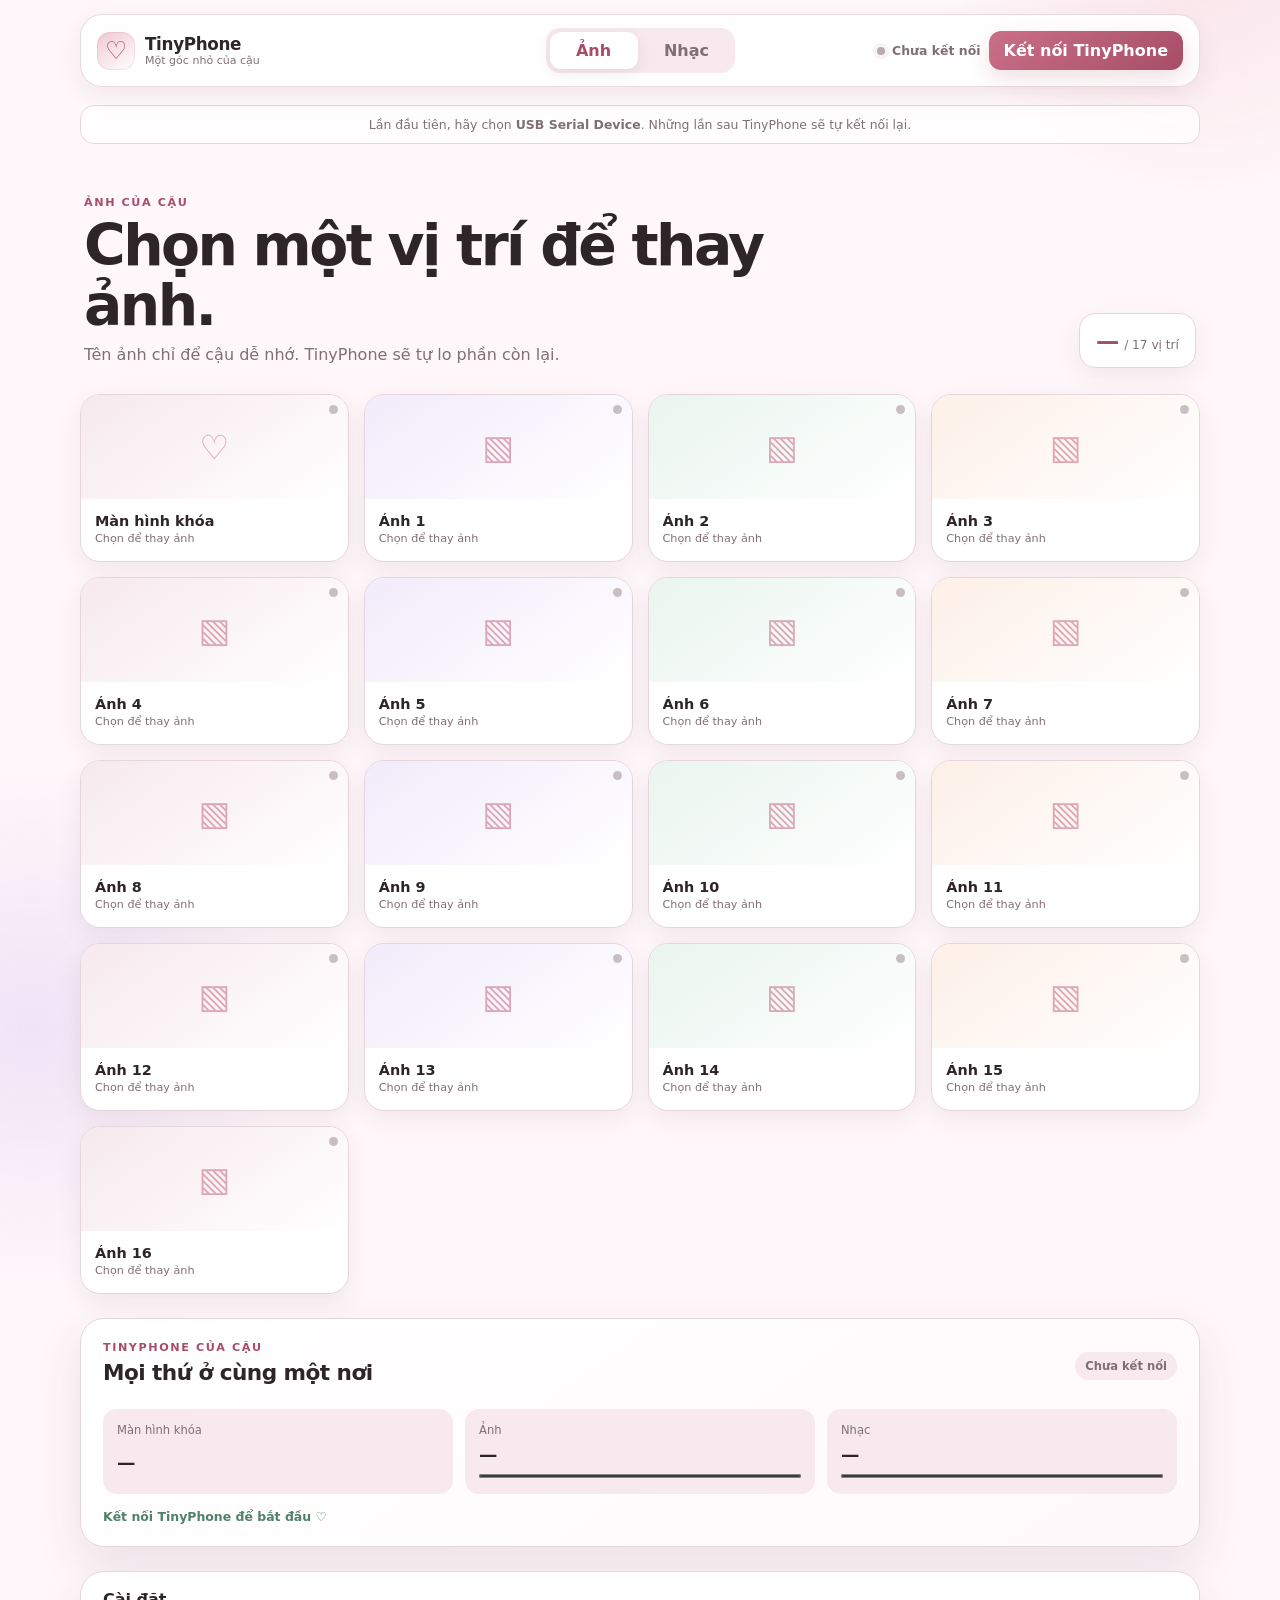
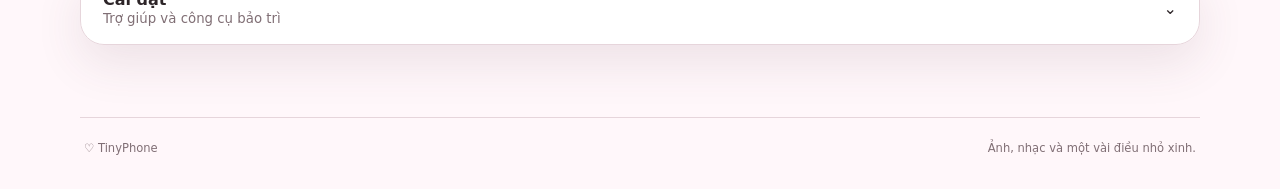
<file: index.html>
<!doctype html>
<html lang="vi">
<head>
  <meta charset="utf-8">
  <meta name="viewport" content="width=device-width, initial-scale=1">
  <meta name="theme-color" content="#fff7fa">
  <meta name="description" content="Ảnh, nhạc và những điều nhỏ xinh dành cho TinyPhone.">
  <title>TinyPhone ♡</title>
  <link rel="stylesheet" href="./styles.css">
  <script src="./app.js" defer></script>
</head>
<body>
  <div class="ambient ambient-rose" aria-hidden="true"></div>
  <div class="ambient ambient-lavender" aria-hidden="true"></div>
  <div class="page-shell">
    <header class="site-header">
      <a class="brand" href="./" aria-label="TinyPhone">
        <span class="brand-heart" aria-hidden="true">♡</span>
        <span><strong>TinyPhone</strong><small>Một góc nhỏ của cậu</small></span>
      </a>
      <nav class="main-nav" aria-label="Nội dung TinyPhone">
        <button class="tab-button is-active" type="button" role="tab" aria-selected="true" aria-controls="photos-page" id="photos-tab" data-tab="photos-page">Ảnh</button>
        <button class="tab-button" type="button" role="tab" aria-selected="false" aria-controls="music-page" id="music-tab" data-tab="music-page">Nhạc</button>
      </nav>
      <div class="connection-control" data-state="disconnected">
        <span class="serial-state" id="serial-state"><i aria-hidden="true"></i> Chưa kết nối</span>
        <button class="connect-button" id="serial-connect" type="button">Kết nối TinyPhone</button>
        <button class="quiet-button" id="serial-disconnect" type="button" disabled>Ngắt kết nối</button>
      </div>
    </header>

    <aside class="support-note" id="serial-support-note">Lần đầu tiên, hãy chọn <strong>USB Serial Device</strong>. Những lần sau TinyPhone sẽ tự kết nối lại.</aside>
    <aside class="phone-help" id="phone-help" hidden><strong>Đang dùng điện thoại?</strong><span>Kết nối Wi‑Fi của TinyPhone rồi mở <a href="http://192.168.4.1">trang chuyển dữ liệu Wi‑Fi</a>.</span></aside>

    <main>
      <section class="page-panel" id="photos-page" role="tabpanel" aria-labelledby="photos-tab">
        <div class="page-heading">
          <div><p class="eyebrow">ẢNH CỦA CẬU</p><h1>Chọn một vị trí để thay ảnh.</h1><p>Tên ảnh chỉ để cậu dễ nhớ. TinyPhone sẽ tự lo phần còn lại.</p></div>
          <div class="count-pill"><strong id="photo-count">0</strong><span>/ 17 vị trí</span></div>
        </div>
        <div class="photo-gallery" id="photo-gallery" aria-live="polite"></div>

        <section class="photo-editor" id="photo-editor" hidden aria-labelledby="photo-editor-title">
          <div class="editor-heading"><div><button class="back-button" id="close-photo-editor" type="button">← Quay lại</button><p class="eyebrow">THAY ẢNH</p><h2 id="photo-editor-title">Màn hình khóa</h2></div><span class="editor-slot" id="photo-slot-label">Vị trí ảnh</span></div>
          <div class="image-workspace">
            <div class="preview-column">
              <label class="drop-zone" id="image-drop-zone" for="image-input"><input id="image-input" type="file" accept="image/png,image/jpeg,image/webp"><span class="drop-icon" aria-hidden="true">＋</span><span><strong>Chọn ảnh mới</strong><small>JPG, PNG hoặc WebP</small></span></label>
              <div class="screen-preview"><canvas id="crop-canvas" width="640" height="480" aria-label="Xem trước ảnh TinyPhone"></canvas><div class="preview-placeholder" id="preview-placeholder"><span aria-hidden="true">♡</span><strong>Ảnh xem trước sẽ ở đây</strong><small>Sau khi chọn, cậu có thể kéo ảnh để đổi vị trí.</small></div></div>
              <p class="interaction-hint">Kéo ảnh để điều chỉnh vị trí.</p>
            </div>
            <div class="editor-controls">
              <div class="field-group"><label for="zoom-range">Thu phóng</label><div class="range-row"><input id="zoom-range" type="range" min="1" max="3" value="1" step="0.01"><output id="zoom-output" for="zoom-range">100%</output></div></div>
              <div class="field-group"><label for="fit-mode">Hiển thị ảnh</label><select id="fit-mode"><option value="cover">Lấp đầy màn hình</option><option value="contain">Hiển thị toàn bộ ảnh</option></select><p class="field-help" id="fit-help">Ảnh sẽ lấp đầy màn hình; một phần nhỏ ở cạnh có thể được cắt.</p></div>
              <div class="field-group border-color-field" id="border-color-field" hidden><label for="border-color">Màu viền</label><div class="color-row"><input id="border-color" type="color" value="#fff7fa"><span id="border-color-value">#FFF7FA</span></div></div>
              <div class="field-group"><label for="photo-display-name">Tên ảnh</label><input id="photo-display-name" type="text" maxlength="60" placeholder="Một cái tên dễ nhớ"></div>
              <button class="secondary-button" id="reset-position" type="button">Đặt lại vị trí</button>
              <button class="primary-button wide" id="save-photo" type="button" disabled>Lưu vào TinyPhone</button>
              <button class="delete-photo-button wide" id="delete-photo" type="button" hidden disabled>Xóa ảnh khỏi TinyPhone</button>
              <div class="friendly-status" id="photo-status" data-state="idle" hidden><strong id="photo-status-title"></strong><span id="photo-status-detail"></span><progress id="photo-progress" value="0" max="1"></progress><details><summary>Chi tiết kỹ thuật</summary><code id="photo-error-detail"></code></details></div>
            </div>
          </div>
        </section>
      </section>

      <section class="page-panel" id="music-page" role="tabpanel" aria-labelledby="music-tab" hidden>
        <div class="page-heading">
          <div><p class="eyebrow">NHẠC CỦA CẬU</p><h1>Những bài hát đang ở bên TinyPhone.</h1><p>Thêm bài mới, kiểm tra tên rồi để website chuẩn bị tất cả.</p></div>
          <div class="count-pill"><strong id="music-installed-count">0</strong><span>/ 100 bài hát</span></div>
        </div>
        <section class="music-library" aria-labelledby="installed-music-title"><div class="section-heading-row"><div><h2 id="installed-music-title">Đã có trên TinyPhone</h2><p id="installed-music-summary">Kết nối TinyPhone để xem danh sách.</p></div></div><div class="installed-music-list" id="installed-music-list"></div><p class="installed-music-status" id="installed-music-status" role="status" hidden></p></section>
        <section class="add-music-card" aria-labelledby="new-music-title">
          <div class="section-heading-row"><div><p class="eyebrow">THÊM NHẠC</p><h2 id="new-music-title">Chọn những bài cậu muốn thêm</h2></div><label class="add-button" for="audio-input">＋ Thêm nhạc<input id="audio-input" type="file" accept="audio/*,.mp3,.m4a,.aac,.wav,.ogg,.flac" multiple></label></div>
          <label class="drop-zone music-drop" id="audio-drop-zone" for="audio-input"><span class="drop-icon" aria-hidden="true">♫</span><span><strong>Thả nhạc vào đây</strong><small>Tối đa 16 bài trong mỗi lần thêm</small></span></label>
          <div class="music-empty-state" id="music-empty-state"><span aria-hidden="true">♪</span><strong>Chưa chọn bài hát mới</strong><p>Tên bài hát và ca sĩ sẽ được đoán tự động.</p></div>
          <div class="music-toolbar"><div><strong id="track-count">0 bài hát mới</strong><span id="conversion-size">Sẵn sàng khi cậu chọn nhạc</span></div><button class="text-button danger" id="clear-tracks" type="button" disabled>Xóa danh sách này</button></div>
          <div class="track-list" id="track-list" aria-live="polite"></div>
          <div class="music-save-area" id="music-save-area" hidden><button class="primary-button wide" id="save-music" type="button" disabled>Thêm vào TinyPhone</button><div class="friendly-status" id="music-status" data-state="idle" hidden><strong id="music-status-title"></strong><span id="music-status-detail"></span><progress id="music-progress" value="0" max="1"></progress><details><summary>Chi tiết kỹ thuật</summary><code id="music-error-detail"></code></details></div></div>
        </section>
      </section>

      <aside class="device-summary" aria-labelledby="device-summary-title">
        <div class="summary-heading"><div><p class="eyebrow">TINYPHONE CỦA CẬU</p><h2 id="device-summary-title">Mọi thứ ở cùng một nơi</h2></div><span id="device-summary-state">Chưa kết nối</span></div>
        <div class="summary-grid"><div><span>Màn hình khóa</span><strong id="summary-lock">—</strong></div><div><span>Ảnh</span><strong id="summary-photos">—</strong><progress id="summary-photo-progress" value="0" max="16"></progress></div><div><span>Nhạc</span><strong id="summary-music">—</strong><progress id="summary-music-progress" value="0" max="100"></progress></div></div>
        <p class="summary-good" id="summary-good">Kết nối TinyPhone để bắt đầu ♡</p>
      </aside>

      <details class="settings-tools">
        <summary><span><strong>Cài đặt</strong><small>Trợ giúp và công cụ bảo trì</small></span><span aria-hidden="true">⌄</span></summary>
        <div class="settings-content">
          <details class="advanced-tools">
            <summary><span><strong>Công cụ nâng cao</strong><small>Dành cho chuẩn bị tệp và bảo trì</small></span><span aria-hidden="true">⌄</span></summary>
            <div class="advanced-content">
          <section><h3>Ảnh</h3><p>Tải tệp đã chuẩn bị hoặc ảnh xem trước về máy tính.</p><div class="field-group"><label for="wallpaper-slot">Tên tệp cố định</label><select id="wallpaper-slot"><option value="lock.bin">lock.bin</option><option value="01_nuibaden.bin">01_nuibaden.bin</option><option value="02_dianvoit.bin">02_dianvoit.bin</option><option value="03_nhintudinhnui.bin">03_nhintudinhnui.bin</option><option value="04_tuyensiudepgai.bin">04_tuyensiudepgai.bin</option><option value="05_tuyendepppgaiii.bin">05_tuyendepppgaiii.bin</option><option value="06_tuyenncuteee.bin">06_tuyenncuteee.bin</option><option value="07_tuyennghiemmtucc.bin">07_tuyennghiemmtucc.bin</option><option value="08_tuyenvoikesach.bin">08_tuyenvoikesach.bin</option><option value="09_wallpaper.bin">09_wallpaper.bin</option><option value="10_wallpaper.bin">10_wallpaper.bin</option><option value="11_wallpaper.bin">11_wallpaper.bin</option><option value="12_wallpaper.bin">12_wallpaper.bin</option><option value="13_wallpaper.bin">13_wallpaper.bin</option><option value="14_wallpaper.bin">14_wallpaper.bin</option><option value="15_wallpaper.bin">15_wallpaper.bin</option><option value="16_wallpaper.bin">16_wallpaper.bin</option></select></div><div class="advanced-actions"><button id="download-bin" type="button" disabled>Tải file .bin</button><button id="download-preview" type="button" disabled>Tải ảnh xem trước</button></div></section>
          <section><h3>Nhạc</h3><p>Chuyển đổi, tạo gói hoặc lưu thư mục nhạc thủ công.</p><div class="advanced-track-list" id="advanced-track-list"></div><button id="auto-filenames" type="button" disabled>Tạo lại tên tệp an toàn</button><div class="progress-area" id="music-output" hidden><div><strong id="progress-title">Sẵn sàng chuyển đổi</strong><span id="progress-detail"></span></div><progress id="conversion-progress" value="0" max="1"></progress></div><div class="advanced-actions"><button id="convert-all" type="button" disabled>Chuyển đổi WAV</button><button id="download-package" type="button" disabled>Tạo TinyPhone-media.tar</button><button id="download-playlist" type="button" disabled>Tải playlist.csv</button><button id="save-folder" type="button" hidden disabled>Lưu thư mục nhạc</button></div><p class="field-help" id="save-note">Các công cụ này dùng chung bộ chuyển đổi với giao diện chính.</p></section>
          <section class="raw-inventory"><div class="section-heading-row"><div><h3>Nội dung thẻ SD</h3><p id="sd-browser-summary">Kết nối TinyPhone để đọc danh sách.</p></div><button id="sd-refresh" type="button" disabled>Làm mới</button></div><div class="sd-layout" id="sd-layout" hidden><div><strong>/images/wallpapers</strong><div id="sd-wallpaper-list"></div></div><div><strong>/music</strong><div id="sd-music-list"></div></div></div></section>
          <section><h3>Kết nối TinyPhone</h3><p>Website dùng cổng USB gốc của TinyPhone. Nếu không phản hồi, nhấn RESET một lần rồi thử lại.</p><code>Espressif USB 303A:1001 · Web Serial · 115200 danh nghĩa</code></section>
            </div>
          </details>
        </div>
      </details>
    </main>
    <footer><span>♡ TinyPhone</span><span>Ảnh, nhạc và một vài điều nhỏ xinh.</span></footer>
  </div>
  <div class="toast" id="toast" role="status" aria-live="polite"></div>
</body>
</html>
</file>
<file: styles.css>
:root {
  color-scheme: light;
  --bg: #fff7fa;
  --surface: #ffffff;
  --surface-soft: #f7e9ee;
  --text: #2d2528;
  --muted: #806f75;
  --rose: #c96f86;
  --rose-deep: #a84d67;
  --rose-soft: #f0c8d3;
  --lavender: #d9c9f2;
  --mint: #cbe9db;
  --peach: #f5d2b8;
  --sky: #c9e3f2;
  --border: #e6d5db;
  --success: #4f8269;
  --danger: #c94f62;
  --shadow: 0 18px 48px rgba(91, 55, 69, .11);
  --small-shadow: 0 8px 24px rgba(91, 55, 69, .08);
  font-family: Inter, ui-rounded, "Segoe UI", system-ui, -apple-system, sans-serif;
  font-synthesis: none;
}

* { box-sizing: border-box; }
html { min-width: 320px; scroll-behavior: smooth; }
body { margin: 0; min-height: 100vh; background: var(--bg); color: var(--text); }
button, input, select { font: inherit; }
button, label[for], summary { -webkit-tap-highlight-color: transparent; }
button { border: 0; cursor: pointer; }
button:disabled { cursor: not-allowed; opacity: .48; }
[hidden] { display: none !important; }

.ambient { position: fixed; z-index: -1; width: 34rem; height: 34rem; border-radius: 50%; filter: blur(4px); opacity: .42; pointer-events: none; }
.ambient-rose { top: -21rem; right: -12rem; background: radial-gradient(circle, var(--rose-soft), transparent 68%); }
.ambient-lavender { bottom: -25rem; left: -15rem; background: radial-gradient(circle, var(--lavender), transparent 68%); }
.page-shell { width: min(1120px, calc(100% - 36px)); margin: 0 auto; }

.site-header { position: sticky; top: 12px; z-index: 15; display: grid; grid-template-columns: minmax(180px, 1fr) auto minmax(260px, 1fr); align-items: center; gap: 24px; margin: 14px 0 18px; padding: 13px 16px; border: 1px solid rgba(230, 213, 219, .88); border-radius: 22px; background: rgba(255, 255, 255, .88); box-shadow: var(--small-shadow); backdrop-filter: blur(16px); }
.brand { display: flex; align-items: center; gap: 10px; color: var(--text); text-decoration: none; }
.brand-heart { display: grid; width: 38px; height: 38px; place-items: center; border-radius: 13px; background: linear-gradient(145deg, var(--rose-soft), #fff); color: var(--rose-deep); font-size: 1.55rem; box-shadow: inset 0 0 0 1px rgba(201, 111, 134, .15); }
.brand span:last-child { display: grid; }
.brand strong { font-size: 1.05rem; letter-spacing: -.02em; }
.brand small { color: var(--muted); font-size: .69rem; }
.main-nav { display: flex; gap: 5px; padding: 4px; border-radius: 14px; background: var(--surface-soft); }
.tab-button { min-width: 88px; padding: 9px 18px; border-radius: 11px; background: transparent; color: var(--muted); font-weight: 750; }
.tab-button.is-active { background: var(--surface); color: var(--rose-deep); box-shadow: 0 4px 14px rgba(104, 64, 79, .10); }
.connection-control { display: flex; align-items: center; justify-content: flex-end; gap: 8px; }
.serial-state { display: inline-flex; align-items: center; gap: 7px; color: var(--muted); font-size: .78rem; font-weight: 750; white-space: nowrap; }
.serial-state::before { content: ""; flex: 0 0 auto; width: 8px; height: 8px; border-radius: 50%; background: #b9aaaf; box-shadow: 0 0 0 4px rgba(128, 111, 117, .08); }
.serial-state i { display: none; }
.serial-state.is-connected { color: var(--success); }
.serial-state.is-connected::before { background: var(--success); box-shadow: 0 0 0 4px rgba(79, 130, 105, .12); }
.serial-state.is-error { color: var(--danger); }
.serial-state.is-error::before { background: var(--danger); }
.connect-button, .primary-button, .add-button { min-height: 39px; padding: 9px 15px; border-radius: 12px; background: linear-gradient(135deg, var(--rose), var(--rose-deep)); color: #fff; font-weight: 800; box-shadow: 0 8px 20px rgba(169, 76, 103, .17); }
.quiet-button, .secondary-button, .back-button { min-height: 38px; padding: 8px 12px; border: 1px solid var(--border); border-radius: 11px; background: var(--surface); color: var(--muted); font-weight: 700; }
.connection-control .quiet-button { display: none; }
.connection-control:has(.serial-state.is-connected) .quiet-button { display: inline-block; }
.connection-control:has(.serial-state.is-connected) .connect-button { display: none; }
.support-note, .phone-help { margin: 0 auto 18px; padding: 11px 15px; border: 1px solid var(--border); border-radius: 14px; background: rgba(255, 255, 255, .72); color: var(--muted); font-size: .78rem; text-align: center; }
.phone-help { display: flex; justify-content: center; gap: 8px; background: #fffaf3; }
.phone-help a { color: var(--rose-deep); font-weight: 750; }

main { display: grid; gap: 24px; padding: 24px 0 72px; }
.page-panel { min-height: 480px; }
.page-heading { display: flex; align-items: flex-end; justify-content: space-between; gap: 26px; margin: 10px 4px 26px; }
.eyebrow { margin: 0 0 6px; color: var(--rose-deep); font-size: .7rem; font-weight: 850; letter-spacing: .14em; text-transform: uppercase; }
h1, h2, h3, p { margin-top: 0; }
h1 { max-width: 760px; margin-bottom: 8px; font-size: clamp(2rem, 5vw, 3.55rem); line-height: 1.06; letter-spacing: -.045em; }
h2 { margin-bottom: 6px; font-size: 1.35rem; letter-spacing: -.025em; }
h3 { margin-bottom: 6px; }
.page-heading p:last-child, .section-heading-row p, .advanced-content p { margin-bottom: 0; color: var(--muted); line-height: 1.55; }
.count-pill { flex: 0 0 auto; display: flex; align-items: baseline; gap: 5px; padding: 13px 16px; border: 1px solid var(--border); border-radius: 16px; background: var(--surface); color: var(--muted); box-shadow: var(--small-shadow); }
.count-pill strong { color: var(--rose-deep); font-size: 1.45rem; }
.count-pill span { font-size: .76rem; }

.photo-gallery { display: grid; grid-template-columns: repeat(4, minmax(0, 1fr)); gap: 15px; }
.photo-card { position: relative; overflow: hidden; display: grid; min-height: 168px; padding: 0; border: 1px solid var(--border); border-radius: 20px; background: var(--surface); color: var(--text); text-align: left; box-shadow: var(--small-shadow); transition: transform .18s ease, border-color .18s ease, box-shadow .18s ease; }
.photo-card:hover { transform: translateY(-3px); border-color: var(--rose-soft); box-shadow: var(--shadow); }
.photo-card-art { position: relative; display: grid; min-height: 104px; place-items: center; background: linear-gradient(145deg, var(--surface-soft), #fff); }
.photo-card:nth-child(4n+2) .photo-card-art { background: linear-gradient(145deg, #f2ebfb, #fff); }
.photo-card:nth-child(4n+3) .photo-card-art { background: linear-gradient(145deg, #e9f5ef, #fff); }
.photo-card:nth-child(4n+4) .photo-card-art { background: linear-gradient(145deg, #fdf0e7, #fff); }
.photo-card-art span { color: rgba(201, 111, 134, .58); font-size: 2.1rem; }
.photo-card-art i { position: absolute; right: 10px; top: 10px; width: 9px; height: 9px; border-radius: 50%; background: #c9bfc3; }
.photo-card.is-present .photo-card-art i { background: var(--success); }
.photo-card-copy { display: grid; gap: 3px; padding: 12px 14px 14px; }
.photo-card-copy strong { overflow: hidden; text-overflow: ellipsis; white-space: nowrap; font-size: .9rem; }
.photo-card-copy small { color: var(--muted); font-size: .7rem; }

.photo-editor, .music-library, .add-music-card, .device-summary, .settings-tools, .advanced-tools { border: 1px solid var(--border); border-radius: 24px; background: rgba(255, 255, 255, .92); box-shadow: var(--shadow); }
.photo-editor { margin-top: 24px; padding: 22px; }
.editor-heading, .section-heading-row, .summary-heading { display: flex; align-items: center; justify-content: space-between; gap: 18px; }
.back-button { margin-bottom: 16px; }
.editor-slot { padding: 7px 10px; border-radius: 999px; background: var(--surface-soft); color: var(--rose-deep); font-size: .72rem; font-weight: 800; }
.image-workspace { display: grid; grid-template-columns: minmax(0, 1.45fr) minmax(270px, .75fr); gap: 24px; margin-top: 18px; }
.preview-column { min-width: 0; }
.drop-zone { display: flex; align-items: center; justify-content: center; gap: 12px; min-height: 76px; padding: 15px; border: 1.5px dashed var(--rose-soft); border-radius: 16px; background: #fffafb; color: var(--muted); cursor: pointer; transition: .16s ease; }
.drop-zone:hover, .drop-zone.is-dragging { border-color: var(--rose); background: var(--surface-soft); }
.drop-zone input, .add-button input { position: absolute; width: 1px; height: 1px; overflow: hidden; opacity: 0; pointer-events: none; }
.drop-zone > span:last-child { display: grid; gap: 2px; }
.drop-zone strong { color: var(--text); }
.drop-zone small { font-size: .72rem; }
.drop-icon { display: grid; flex: 0 0 auto; width: 38px; height: 38px; place-items: center; border-radius: 13px; background: var(--rose-soft); color: var(--rose-deep); font-size: 1.2rem; }
.screen-preview { position: relative; overflow: hidden; aspect-ratio: 4 / 3; margin-top: 14px; border: 7px solid #342d31; border-radius: 20px; background: #e9dce1; box-shadow: 0 16px 32px rgba(45, 37, 40, .15); }
.screen-preview canvas { display: block; width: 100%; height: 100%; touch-action: none; user-select: none; }
.preview-placeholder { position: absolute; inset: 0; display: grid; place-content: center; gap: 5px; padding: 30px; background: linear-gradient(145deg, #f9edf2, #f2eafb); color: var(--muted); text-align: center; pointer-events: none; }
.preview-placeholder span { color: var(--rose); font-size: 2rem; }
.preview-placeholder strong { color: var(--text); }
.preview-placeholder small { font-size: .75rem; }
.interaction-hint { margin: 9px 0 0; color: var(--muted); font-size: .75rem; text-align: center; }
.editor-controls { display: grid; align-content: start; gap: 15px; padding: 19px; border-radius: 18px; background: var(--surface-soft); }
.field-group { display: grid; gap: 7px; }
.field-group label { color: var(--text); font-size: .76rem; font-weight: 800; }
.field-group input[type="text"], .field-group select { width: 100%; min-height: 42px; padding: 9px 11px; border: 1px solid var(--border); border-radius: 11px; outline: 0; background: var(--surface); color: var(--text); }
.field-group input:focus, .field-group select:focus { border-color: var(--rose); box-shadow: 0 0 0 3px rgba(201, 111, 134, .10); }
.field-help { margin: 0; color: var(--muted); font-size: .7rem; line-height: 1.45; }
.range-row, .color-row { display: flex; align-items: center; gap: 12px; }
.range-row input { flex: 1; accent-color: var(--rose); }
.range-row output { min-width: 42px; color: var(--rose-deep); font-size: .76rem; font-weight: 800; text-align: right; }
.color-row input { width: 48px; height: 35px; padding: 2px; border: 1px solid var(--border); border-radius: 9px; background: var(--surface); }
.color-row span { color: var(--muted); font-size: .76rem; font-weight: 750; }
.wide { width: 100%; }
.delete-photo-button { min-height: 39px; padding: 9px 15px; border: 1px solid rgba(179, 76, 76, .25); border-radius: 12px; background: #fff7f7; color: var(--danger); font-weight: 800; }
.delete-photo-button:hover { background: #fceaea; }

.friendly-status { display: grid; gap: 6px; padding: 14px; border: 1px solid var(--border); border-radius: 14px; background: var(--surface); }
.friendly-status strong { color: var(--rose-deep); }
.friendly-status span { color: var(--muted); font-size: .76rem; line-height: 1.45; }
.friendly-status progress, .summary-grid progress, .progress-area progress { width: 100%; height: 8px; accent-color: var(--rose); }
.friendly-status[data-state="success"] { border-color: #bfddce; background: #f3fbf7; }
.friendly-status[data-state="success"] strong { color: var(--success); }
.friendly-status[data-state="error"] { border-color: #efc5cd; background: #fff6f7; }
.friendly-status[data-state="error"] strong { color: var(--danger); }
.friendly-status details { color: var(--muted); font-size: .7rem; }
.friendly-status code { display: block; overflow-wrap: anywhere; margin-top: 7px; color: var(--danger); white-space: normal; }

.music-library, .add-music-card { padding: 22px; }
.music-library { margin-bottom: 20px; }
.installed-music-list, .track-list { display: grid; gap: 8px; margin-top: 16px; }
.music-row, .track-card { display: grid; grid-template-columns: 42px minmax(0, 1fr) auto; align-items: center; gap: 13px; min-height: 64px; padding: 10px 12px; border: 1px solid var(--border); border-radius: 15px; background: var(--surface); }
.music-number, .track-number { display: grid; width: 38px; height: 38px; place-items: center; border-radius: 12px; background: var(--surface-soft); color: var(--rose-deep); font-size: .75rem; font-weight: 850; }
.music-copy, .track-copy { min-width: 0; display: grid; gap: 2px; }
.music-copy strong, .track-copy strong { overflow: hidden; text-overflow: ellipsis; white-space: nowrap; }
.music-copy span, .track-copy span { overflow: hidden; color: var(--muted); font-size: .75rem; text-overflow: ellipsis; white-space: nowrap; }
.installed-empty { padding: 22px; border-radius: 15px; background: var(--surface-soft); color: var(--muted); text-align: center; }
.remove-installed-button { min-height: 34px; padding: 7px 11px; border: 1px solid rgba(179, 76, 76, .22); border-radius: 10px; background: #fff7f7; color: var(--danger); font-size: .72rem; font-weight: 800; }
.remove-installed-button:hover { background: #fceaea; }
.installed-music-status { margin: 14px 0 0; padding: 11px 13px; border-radius: 12px; background: var(--surface-soft); color: var(--success); font-size: .76rem; font-weight: 750; }
.installed-music-status.is-error { color: var(--danger); }
.add-button { position: relative; display: inline-flex; align-items: center; cursor: pointer; }
.music-drop { margin-top: 18px; }
.music-empty-state { display: grid; place-items: center; gap: 5px; margin-top: 14px; padding: 25px; border-radius: 16px; background: var(--surface-soft); color: var(--muted); text-align: center; }
.music-empty-state > span { color: var(--rose); font-size: 1.8rem; }
.music-empty-state p { margin: 0; font-size: .76rem; }
.music-toolbar { display: flex; align-items: center; justify-content: space-between; gap: 16px; margin-top: 16px; }
.music-toolbar > div { display: grid; gap: 3px; }
.music-toolbar span { color: var(--muted); font-size: .72rem; }
.text-button { padding: 6px; background: transparent; color: var(--rose-deep); font-weight: 750; }
.text-button.danger { color: var(--danger); }
.track-card { align-items: start; }
.track-main { min-width: 0; }
.track-copy { padding-top: 2px; }
.track-edit { display: grid; grid-template-columns: 1fr 1fr; gap: 8px; margin-top: 9px; }
.track-edit label { display: grid; gap: 4px; color: var(--muted); font-size: .66rem; font-weight: 750; }
.track-edit input { min-width: 0; width: 100%; padding: 7px 8px; border: 1px solid var(--border); border-radius: 9px; color: var(--text); }
.track-edit > button { grid-column: 1 / -1; justify-self: start; padding: 7px 11px; border-radius: 9px; background: var(--rose); color: #fff; font-size: .72rem; font-weight: 800; }
.track-menu { position: relative; }
.track-menu summary { display: grid; width: 32px; height: 32px; place-items: center; border-radius: 10px; color: var(--muted); cursor: pointer; list-style: none; font-size: 1.25rem; }
.track-menu summary::-webkit-details-marker { display: none; }
.track-menu[open] summary { background: var(--surface-soft); color: var(--rose-deep); }
.track-menu-panel { position: absolute; z-index: 4; right: 0; top: 36px; display: grid; min-width: 185px; padding: 6px; border: 1px solid var(--border); border-radius: 12px; background: var(--surface); box-shadow: var(--shadow); }
.track-menu-panel button { padding: 8px 9px; border-radius: 8px; background: transparent; color: var(--text); text-align: left; font-size: .74rem; }
.track-menu-panel button:hover { background: var(--surface-soft); }
.track-menu-panel .danger { color: var(--danger); }
.advanced-track-list { display: grid; gap: 8px; margin: 14px 0; }
.advanced-track-row { padding: 10px; border: 1px solid var(--border); border-radius: 11px; background: var(--surface); color: var(--muted); font-size: .68rem; }
.advanced-track-row strong { display: block; overflow: hidden; color: var(--text); text-overflow: ellipsis; white-space: nowrap; }
.advanced-track-row p { margin: 4px 0 8px; }
.advanced-track-row label { display: grid; gap: 4px; margin: 8px 0; }
.advanced-track-row input { width: 100%; padding: 7px 8px; border: 1px solid var(--border); border-radius: 8px; }
.advanced-track-row button { padding: 7px 10px; border: 1px solid var(--border); border-radius: 8px; background: var(--surface); color: var(--text); }
.music-save-area { display: grid; gap: 13px; margin-top: 18px; }

.device-summary { padding: 22px; background: linear-gradient(145deg, #fff, #fff9fb); }
.summary-heading > span { padding: 7px 10px; border-radius: 999px; background: var(--surface-soft); color: var(--muted); font-size: .72rem; font-weight: 800; }
.summary-grid { display: grid; grid-template-columns: repeat(3, 1fr); gap: 12px; margin-top: 18px; }
.summary-grid > div { display: grid; gap: 7px; padding: 14px; border-radius: 14px; background: var(--surface-soft); }
.summary-grid span { color: var(--muted); font-size: .72rem; }
.summary-grid strong { font-size: 1.15rem; }
.summary-good { margin: 15px 0 0; color: var(--success); font-size: .78rem; font-weight: 750; }

.settings-tools, .advanced-tools { overflow: hidden; }
.settings-tools > summary, .advanced-tools > summary { display: flex; align-items: center; justify-content: space-between; padding: 18px 22px; cursor: pointer; list-style: none; }
.settings-tools > summary::-webkit-details-marker, .advanced-tools > summary::-webkit-details-marker { display: none; }
.settings-tools > summary > span:first-child, .advanced-tools > summary > span:first-child { display: grid; gap: 2px; }
.settings-tools > summary small, .advanced-tools > summary small { color: var(--muted); font-weight: 400; }
.settings-content { padding: 0 14px 14px; }
.settings-content .advanced-tools { border-radius: 18px; background: var(--bg); box-shadow: none; }
.advanced-content { display: grid; grid-template-columns: 1fr 1fr; gap: 14px; padding: 0 22px 22px; }
.advanced-content > section { min-width: 0; padding: 17px; border: 1px solid var(--border); border-radius: 16px; background: var(--bg); }
.advanced-content code { overflow-wrap: anywhere; font-size: .72rem; }
.advanced-actions { display: flex; flex-wrap: wrap; gap: 8px; margin-top: 12px; }
.advanced-actions button, .advanced-content section > button, .raw-inventory button { min-height: 36px; padding: 8px 11px; border: 1px solid var(--border); border-radius: 10px; background: var(--surface); color: var(--text); font-weight: 700; }
.progress-area { display: grid; gap: 8px; margin-top: 12px; }
.progress-area > div { display: grid; gap: 3px; }
.progress-area span { color: var(--muted); font-size: .7rem; }
.raw-inventory { grid-column: 1 / -1; }
.sd-layout { display: grid; grid-template-columns: 1fr 1fr; gap: 12px; margin-top: 14px; }
.sd-layout > div { min-width: 0; padding: 12px; border-radius: 12px; background: var(--surface); }
.sd-file { display: grid; grid-template-columns: minmax(0, 1fr) auto; gap: 8px; padding: 6px 0; border-top: 1px solid var(--border); font-size: .7rem; }
.sd-file-name { overflow: hidden; text-overflow: ellipsis; white-space: nowrap; }
.sd-file button { display: none; }

footer { display: flex; justify-content: space-between; gap: 16px; padding: 23px 4px 34px; border-top: 1px solid var(--border); color: var(--muted); font-size: .72rem; }
.toast { position: fixed; z-index: 50; left: 50%; bottom: 24px; max-width: min(480px, calc(100% - 30px)); padding: 12px 16px; border-radius: 13px; background: #372e32; color: #fff; box-shadow: var(--shadow); opacity: 0; transform: translate(-50%, 15px); pointer-events: none; transition: .2s ease; }
.toast.is-visible { opacity: 1; transform: translate(-50%, 0); }
.toast.is-error { background: var(--danger); }

@media (max-width: 900px) {
  .site-header { grid-template-columns: 1fr auto; }
  .main-nav { grid-row: 2; grid-column: 1 / -1; }
  .connection-control { justify-content: flex-end; }
  .photo-gallery { grid-template-columns: repeat(3, minmax(0, 1fr)); }
  .image-workspace { grid-template-columns: 1fr; }
}

@media (max-width: 680px) {
  .page-shell { width: min(100% - 20px, 1120px); }
  .site-header { top: 7px; gap: 10px; padding: 10px; border-radius: 18px; }
  .brand small { display: none; }
  .connection-control { gap: 5px; }
  .serial-state { width: 10px; overflow: hidden; }
  .connect-button { padding-inline: 10px; font-size: .72rem; }
  .connection-control .quiet-button { display: none !important; }
  .main-nav { width: 100%; }
  .tab-button { flex: 1; }
  .support-note { display: none; }
  .phone-help { align-items: center; flex-direction: column; }
  main { padding-top: 12px; }
  .page-heading { align-items: flex-start; flex-direction: column; }
  h1 { font-size: 2.25rem; }
  .photo-gallery { grid-template-columns: repeat(2, minmax(0, 1fr)); gap: 10px; }
  .photo-card { min-height: 148px; }
  .photo-card-art { min-height: 90px; }
  .photo-editor, .music-library, .add-music-card, .device-summary { padding: 16px; border-radius: 19px; }
  .editor-heading, .section-heading-row, .summary-heading { align-items: flex-start; }
  .section-heading-row { flex-direction: column; }
  .add-button { width: 100%; justify-content: center; }
  .music-row, .track-card { grid-template-columns: 36px minmax(0, 1fr) auto; gap: 9px; padding-inline: 8px; }
  .music-number, .track-number { width: 34px; height: 34px; }
  .track-edit { grid-template-columns: 1fr; }
  .summary-grid, .advanced-content, .sd-layout { grid-template-columns: 1fr; }
  .raw-inventory { grid-column: auto; }
  footer { flex-direction: column; }
}
</file>
